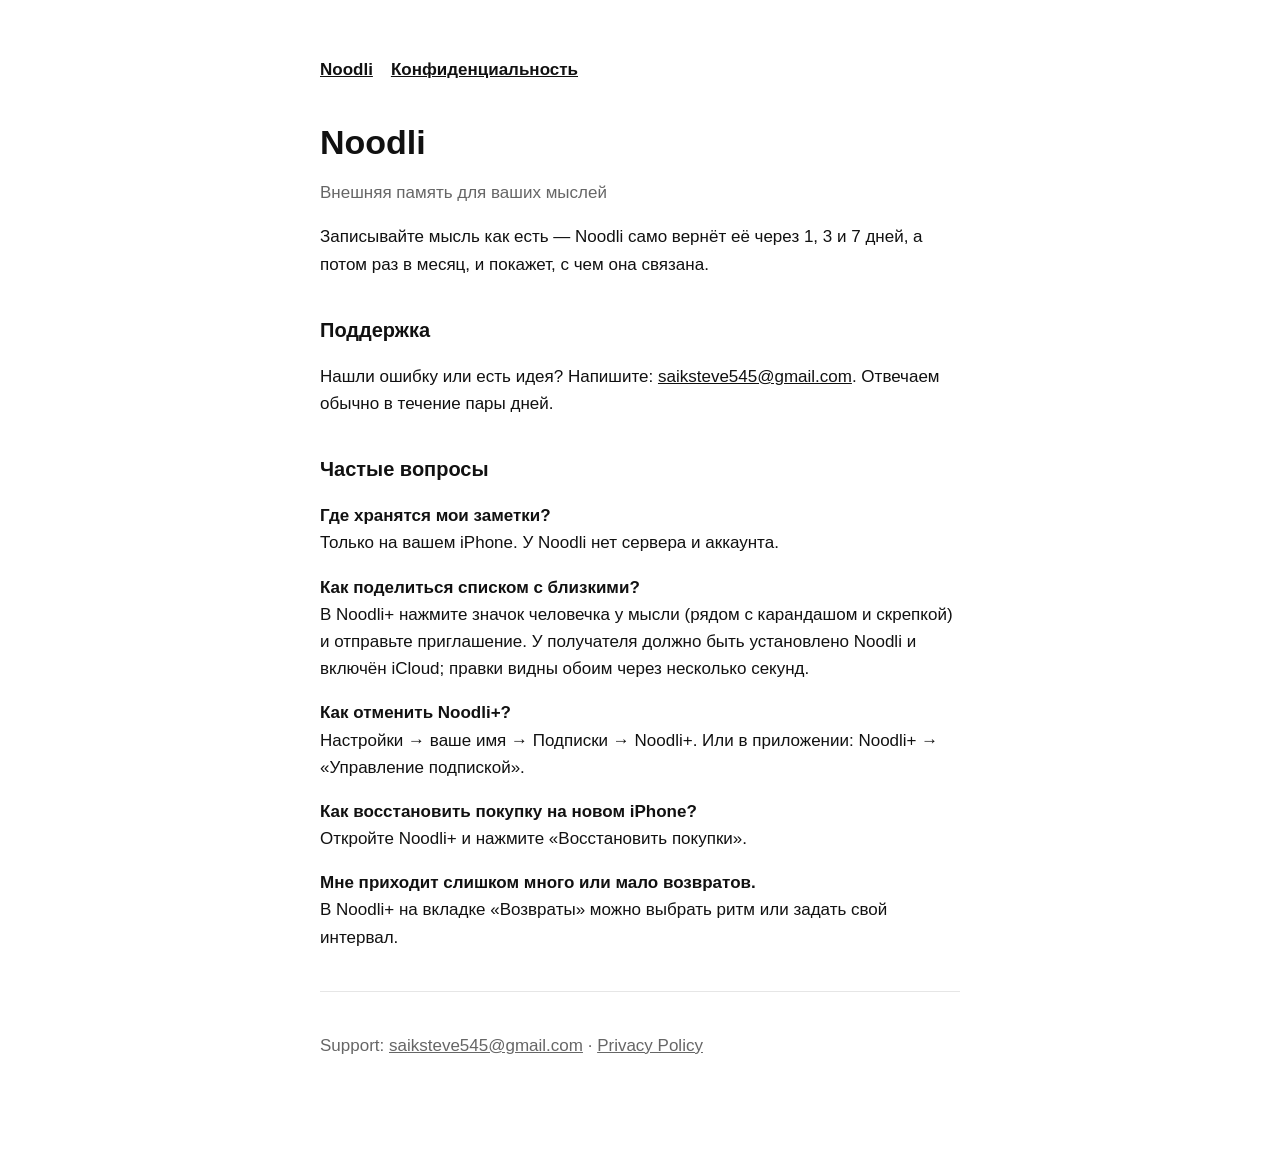
<file: index.html>
<!doctype html>
<html lang="ru">
<head>
<meta charset="utf-8">
<meta name="viewport" content="width=device-width,initial-scale=1">
<title>Noodli — поддержка</title>
<link rel="stylesheet" href="style.css">
</head>
<body>
<main>
<nav><a href="./">Noodli</a><a href="privacy.html">Конфиденциальность</a></nav>
<h1>Noodli</h1>
<p class="muted">Внешняя память для ваших мыслей</p>
<p>Записывайте мысль как есть — Noodli само вернёт её через 1, 3 и 7 дней, а потом раз в месяц, и покажет, с чем она связана.</p>

<h2>Поддержка</h2>
<p>Нашли ошибку или есть идея? Напишите: <a href="mailto:saiksteve545@gmail.com">saiksteve545@gmail.com</a>. Отвечаем обычно в течение пары дней.</p>

<h2>Частые вопросы</h2>
<p><b>Где хранятся мои заметки?</b><br>Только на вашем iPhone. У Noodli нет сервера и аккаунта.</p>
<p><b>Как поделиться списком с близкими?</b><br>В Noodli+ нажмите значок человечка у мысли (рядом с карандашом и скрепкой) и отправьте приглашение. У получателя должно быть установлено Noodli и включён iCloud; правки видны обоим через несколько секунд.</p>
<p><b>Как отменить Noodli+?</b><br>Настройки → ваше имя → Подписки → Noodli+. Или в приложении: Noodli+ → «Управление подпиской».</p>
<p><b>Как восстановить покупку на новом iPhone?</b><br>Откройте Noodli+ и нажмите «Восстановить покупки».</p>
<p><b>Мне приходит слишком много или мало возвратов.</b><br>В Noodli+ на вкладке «Возвраты» можно выбрать ритм или задать свой интервал.</p>

<hr>
<p class="muted">Support: <a href="mailto:saiksteve545@gmail.com">saiksteve545@gmail.com</a> · <a href="privacy.html">Privacy Policy</a></p>
</main>
</body>
</html>
</file>
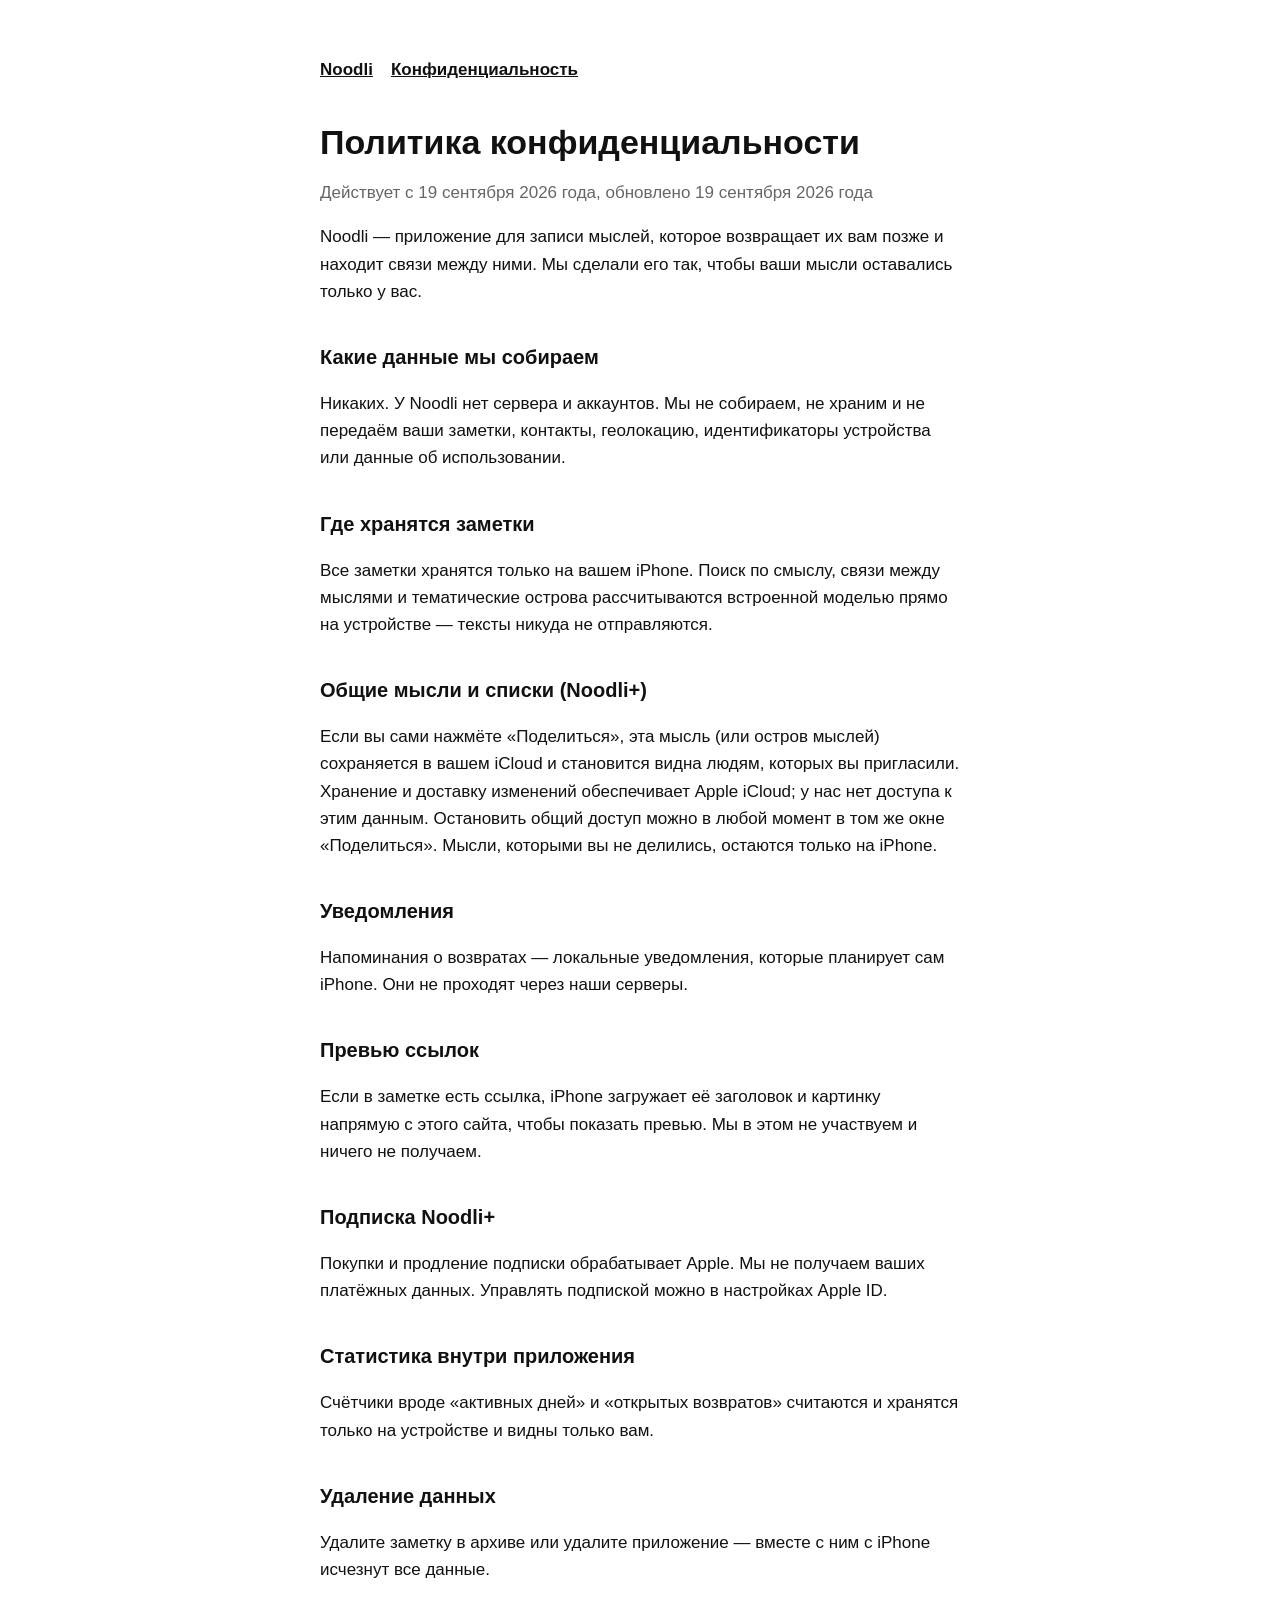
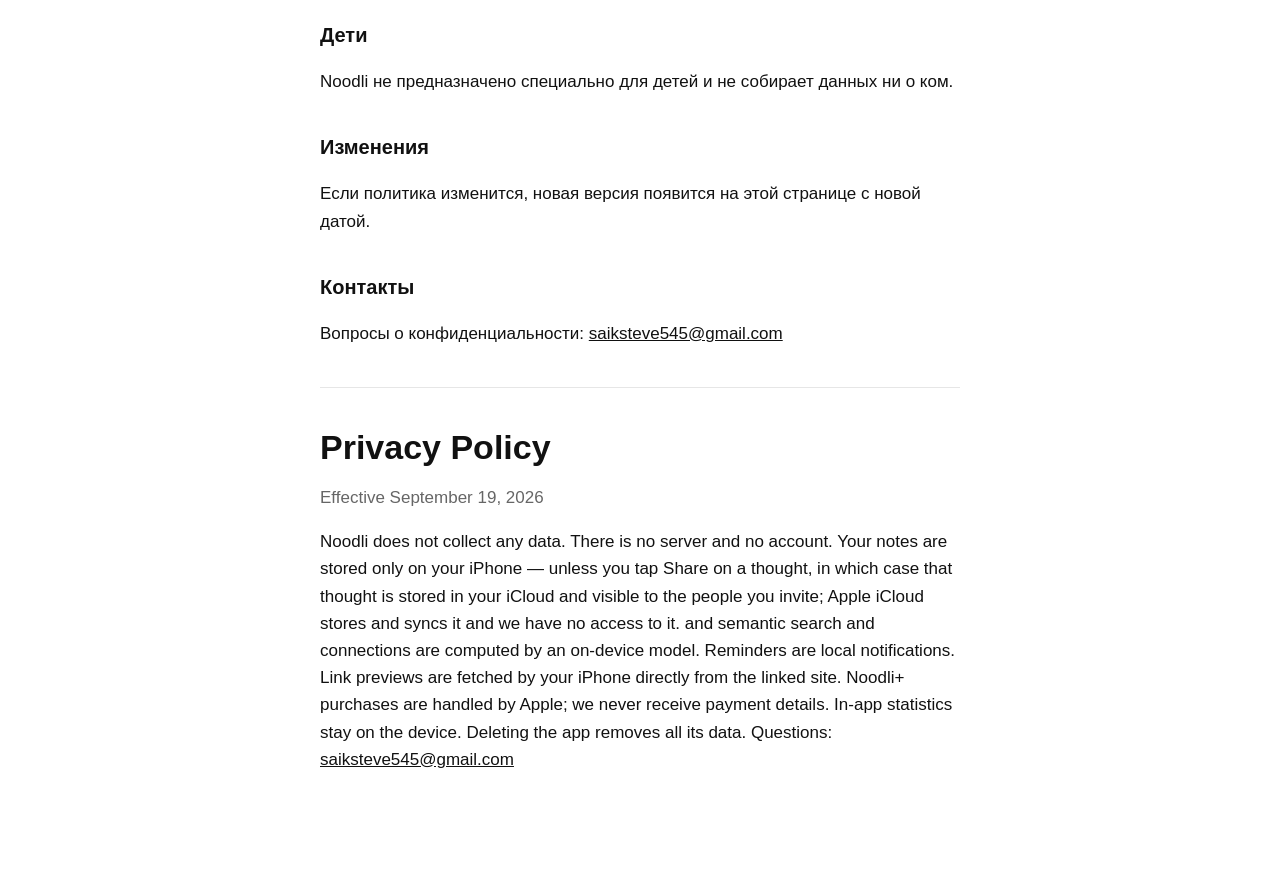
<file: privacy.html>
<!doctype html>
<html lang="ru">
<head>
<meta charset="utf-8">
<meta name="viewport" content="width=device-width,initial-scale=1">
<title>Noodli — политика конфиденциальности</title>
<link rel="stylesheet" href="style.css">
</head>
<body>
<main>
<nav><a href="./">Noodli</a><a href="privacy.html">Конфиденциальность</a></nav>
<h1>Политика конфиденциальности</h1>
<p class="muted">Действует с 19 сентября 2026 года, обновлено 19 сентября 2026 года</p>

<p>Noodli — приложение для записи мыслей, которое возвращает их вам позже и находит связи между ними. Мы сделали его так, чтобы ваши мысли оставались только у вас.</p>

<h2>Какие данные мы собираем</h2>
<p>Никаких. У Noodli нет сервера и аккаунтов. Мы не собираем, не храним и не передаём ваши заметки, контакты, геолокацию, идентификаторы устройства или данные об использовании.</p>

<h2>Где хранятся заметки</h2>
<p>Все заметки хранятся только на вашем iPhone. Поиск по смыслу, связи между мыслями и тематические острова рассчитываются встроенной моделью прямо на устройстве — тексты никуда не отправляются.</p>

<h2>Общие мысли и списки (Noodli+)</h2>
<p>Если вы сами нажмёте «Поделиться», эта мысль (или остров мыслей) сохраняется в вашем iCloud и становится видна людям, которых вы пригласили. Хранение и доставку изменений обеспечивает Apple iCloud; у нас нет доступа к этим данным. Остановить общий доступ можно в любой момент в том же окне «Поделиться». Мысли, которыми вы не делились, остаются только на iPhone.</p>

<h2>Уведомления</h2>
<p>Напоминания о возвратах — локальные уведомления, которые планирует сам iPhone. Они не проходят через наши серверы.</p>

<h2>Превью ссылок</h2>
<p>Если в заметке есть ссылка, iPhone загружает её заголовок и картинку напрямую с этого сайта, чтобы показать превью. Мы в этом не участвуем и ничего не получаем.</p>

<h2>Подписка Noodli+</h2>
<p>Покупки и продление подписки обрабатывает Apple. Мы не получаем ваших платёжных данных. Управлять подпиской можно в настройках Apple ID.</p>

<h2>Статистика внутри приложения</h2>
<p>Счётчики вроде «активных дней» и «открытых возвратов» считаются и хранятся только на устройстве и видны только вам.</p>

<h2>Удаление данных</h2>
<p>Удалите заметку в архиве или удалите приложение — вместе с ним с iPhone исчезнут все данные.</p>

<h2>Дети</h2>
<p>Noodli не предназначено специально для детей и не собирает данных ни о ком.</p>

<h2>Изменения</h2>
<p>Если политика изменится, новая версия появится на этой странице с новой датой.</p>

<h2>Контакты</h2>
<p>Вопросы о конфиденциальности: <a href="mailto:saiksteve545@gmail.com">saiksteve545@gmail.com</a></p>

<hr>

<h1>Privacy Policy</h1>
<p class="muted">Effective September 19, 2026</p>
<p>Noodli does not collect any data. There is no server and no account. Your notes are stored only on your iPhone — unless you tap Share on a thought, in which case that thought is stored in your iCloud and visible to the people you invite; Apple iCloud stores and syncs it and we have no access to it. and semantic search and connections are computed by an on-device model. Reminders are local notifications. Link previews are fetched by your iPhone directly from the linked site. Noodli+ purchases are handled by Apple; we never receive payment details. In-app statistics stay on the device. Deleting the app removes all its data. Questions: <a href="mailto:saiksteve545@gmail.com">saiksteve545@gmail.com</a></p>
</main>
</body>
</html>
</file>
<file: style.css>
:root{--bg:#fff;--fg:#111;--muted:#666;--line:#e6e6e6}
@media (prefers-color-scheme:dark){:root{--bg:#0f0f10;--fg:#f2f2f2;--muted:#9a9a9a;--line:#2a2a2c}}
*{box-sizing:border-box}
body{margin:0;background:var(--bg);color:var(--fg);font:17px/1.6 -apple-system,BlinkMacSystemFont,"SF Pro Text","Helvetica Neue",Arial,sans-serif}
main{max-width:680px;margin:0 auto;padding:56px 20px 80px}
h1{font-size:34px;line-height:1.15;margin:0 0 8px}
h2{font-size:20px;margin:36px 0 8px}
p,li{color:var(--fg)}
.muted{color:var(--muted)}
a{color:inherit}
nav{display:flex;gap:18px;margin-bottom:40px;font-weight:600}
hr{border:0;border-top:1px solid var(--line);margin:40px 0}
</file>
